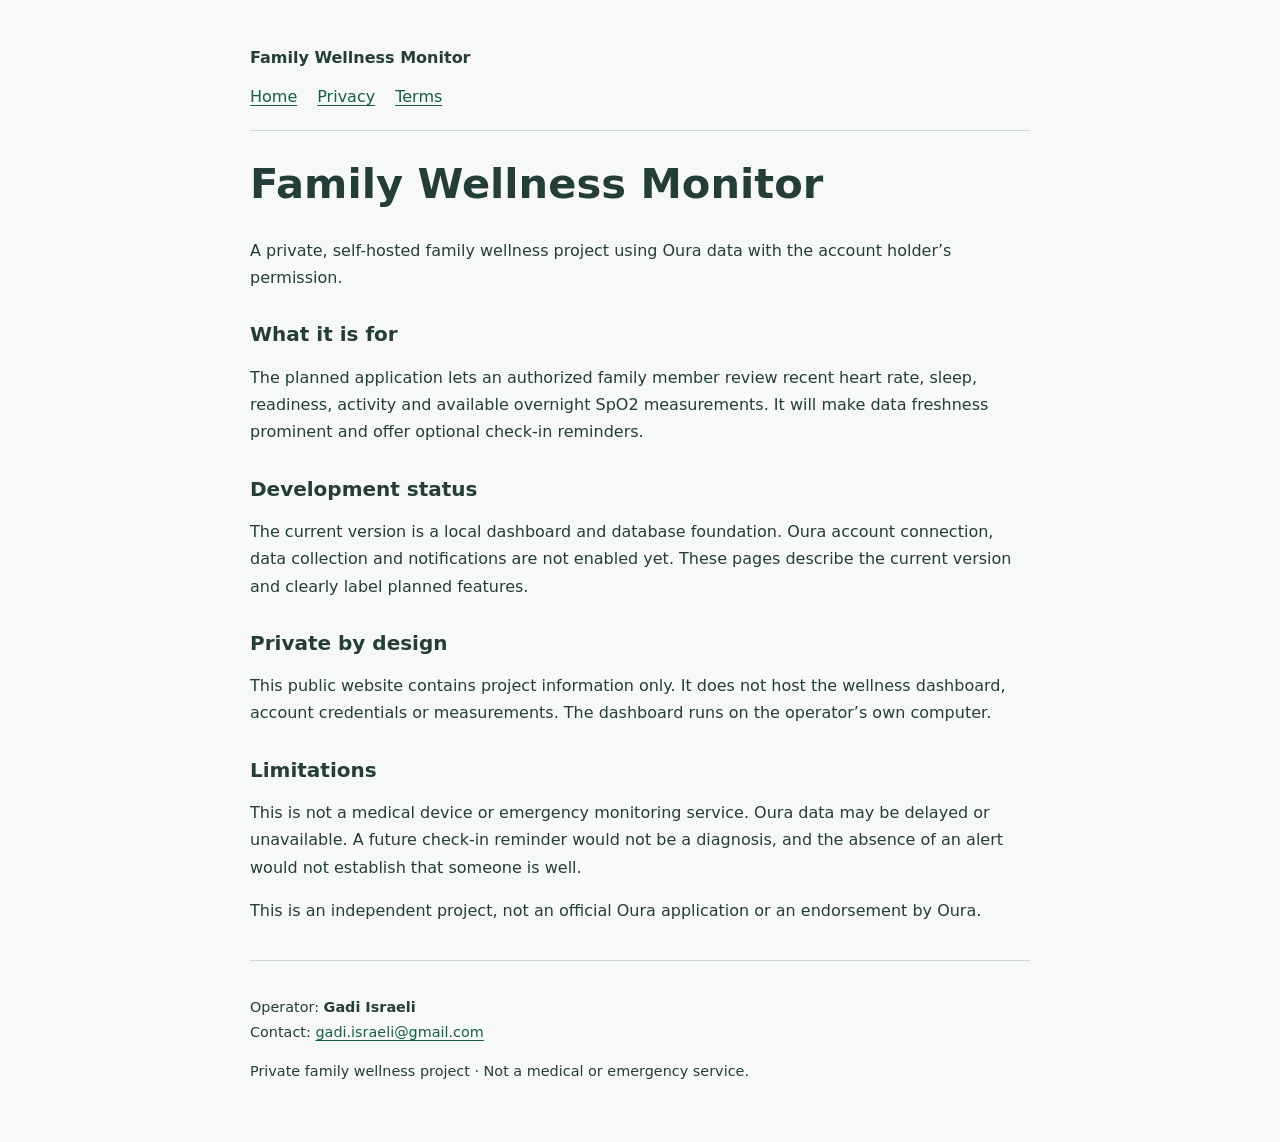
<file: index.html>
<!doctype html>
<html lang="en">
<head>
<meta charset="utf-8">
<meta name="viewport" content="width=device-width, initial-scale=1">
<title>Family Wellness Monitor · Family Wellness Monitor</title>
<link rel="stylesheet" href="style.css">
</head>
<body>
<header><strong>Family Wellness Monitor</strong><nav aria-label="Main navigation"><a href="index.html">Home</a><a href="privacy.html">Privacy</a><a href="terms.html">Terms</a></nav></header>
<main><h1>Family Wellness Monitor</h1>
<p>A private, self-hosted family wellness project using Oura data with the account holder’s permission.</p>
<h2>What it is for</h2>
<p>The planned application lets an authorized family member review recent heart rate, sleep, readiness, activity and available overnight SpO2 measurements. It will make data freshness prominent and offer optional check-in reminders.</p>
<h2>Development status</h2>
<p>The current version is a local dashboard and database foundation. Oura account connection, data collection and notifications are not enabled yet. These pages describe the current version and clearly label planned features.</p>
<h2>Private by design</h2>
<p>This public website contains project information only. It does not host the wellness dashboard, account credentials or measurements. The dashboard runs on the operator’s own computer.</p>
<h2>Limitations</h2>
<p>This is not a medical device or emergency monitoring service. Oura data may be delayed or unavailable. A future check-in reminder would not be a diagnosis, and the absence of an alert would not establish that someone is well.</p>
<p>This is an independent project, not an official Oura application or an endorsement by Oura.</p></main>
<footer><p>Operator: <strong>Gadi Israeli</strong><br>Contact: <a href="mailto:gadi.israeli@gmail.com">gadi.israeli@gmail.com</a></p><p>Private family wellness project · Not a medical or emergency service.</p></footer>
</body>
</html>
</file>
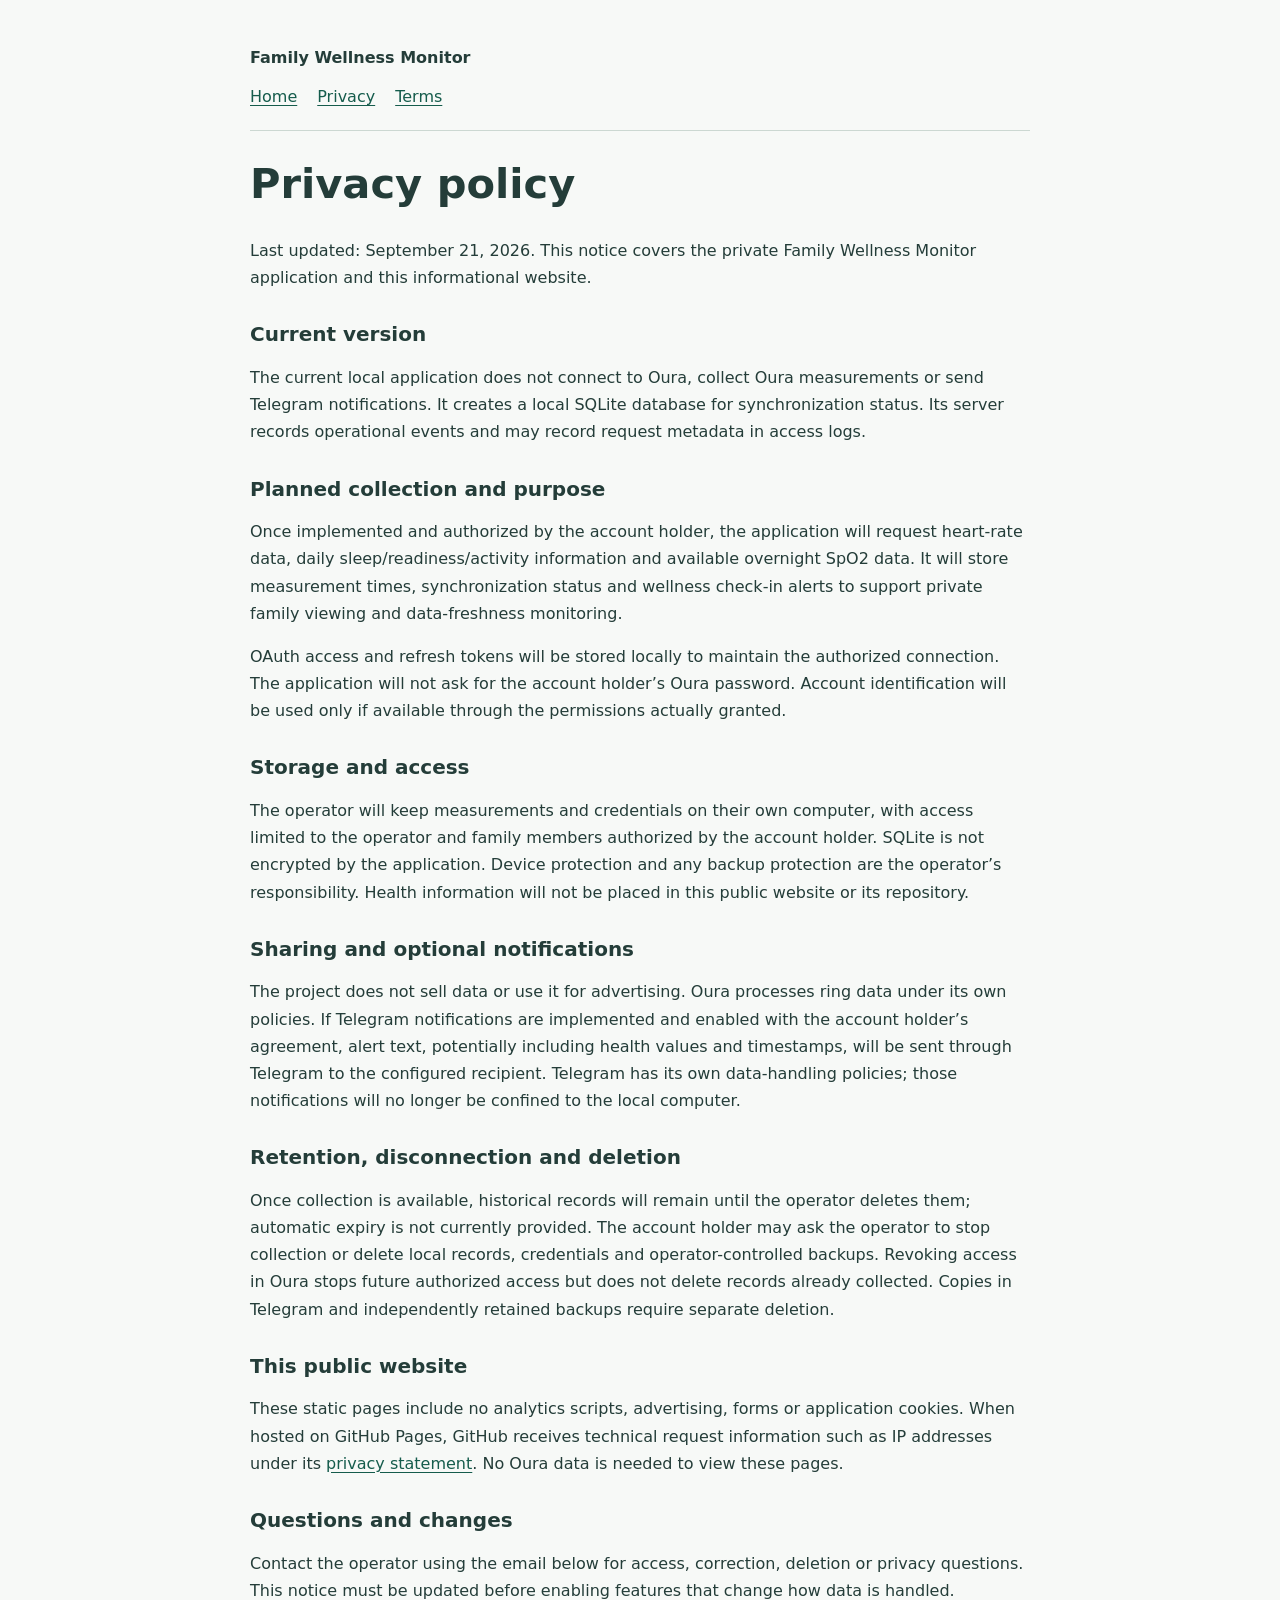
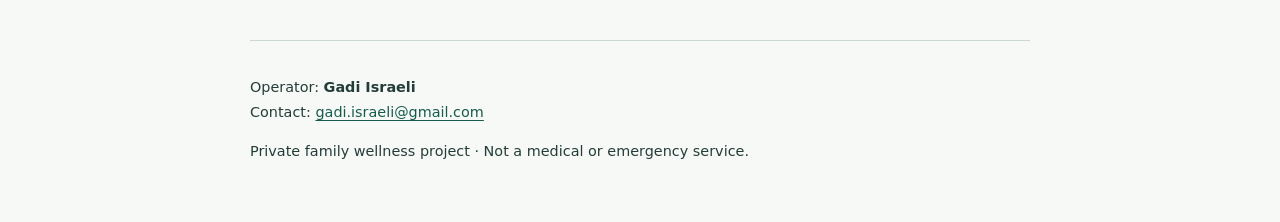
<file: privacy.html>
<!doctype html>
<html lang="en">
<head>
<meta charset="utf-8">
<meta name="viewport" content="width=device-width, initial-scale=1">
<title>Privacy policy · Family Wellness Monitor</title>
<link rel="stylesheet" href="style.css">
</head>
<body>
<header><strong>Family Wellness Monitor</strong><nav aria-label="Main navigation"><a href="index.html">Home</a><a href="privacy.html">Privacy</a><a href="terms.html">Terms</a></nav></header>
<main><h1>Privacy policy</h1>
<p>Last updated: September 21, 2026. This notice covers the private Family Wellness Monitor application and this informational website.</p>
<h2>Current version</h2>
<p>The current local application does not connect to Oura, collect Oura measurements or send Telegram notifications. It creates a local SQLite database for synchronization status. Its server records operational events and may record request metadata in access logs.</p>
<h2>Planned collection and purpose</h2>
<p>Once implemented and authorized by the account holder, the application will request heart-rate data, daily sleep/readiness/activity information and available overnight SpO2 data. It will store measurement times, synchronization status and wellness check-in alerts to support private family viewing and data-freshness monitoring.</p>
<p>OAuth access and refresh tokens will be stored locally to maintain the authorized connection. The application will not ask for the account holder’s Oura password. Account identification will be used only if available through the permissions actually granted.</p>
<h2>Storage and access</h2>
<p>The operator will keep measurements and credentials on their own computer, with access limited to the operator and family members authorized by the account holder. SQLite is not encrypted by the application. Device protection and any backup protection are the operator’s responsibility. Health information will not be placed in this public website or its repository.</p>
<h2>Sharing and optional notifications</h2>
<p>The project does not sell data or use it for advertising. Oura processes ring data under its own policies. If Telegram notifications are implemented and enabled with the account holder’s agreement, alert text, potentially including health values and timestamps, will be sent through Telegram to the configured recipient. Telegram has its own data-handling policies; those notifications will no longer be confined to the local computer.</p>
<h2>Retention, disconnection and deletion</h2>
<p>Once collection is available, historical records will remain until the operator deletes them; automatic expiry is not currently provided. The account holder may ask the operator to stop collection or delete local records, credentials and operator-controlled backups. Revoking access in Oura stops future authorized access but does not delete records already collected. Copies in Telegram and independently retained backups require separate deletion.</p>
<h2>This public website</h2>
<p>These static pages include no analytics scripts, advertising, forms or application cookies. When hosted on GitHub Pages, GitHub receives technical request information such as IP addresses under its <a href="https://docs.github.com/en/site-policy/privacy-policies/github-general-privacy-statement">privacy statement</a>. No Oura data is needed to view these pages.</p>
<h2>Questions and changes</h2>
<p>Contact the operator using the email below for access, correction, deletion or privacy questions. This notice must be updated before enabling features that change how data is handled.</p></main>
<footer><p>Operator: <strong>Gadi Israeli</strong><br>Contact: <a href="mailto:gadi.israeli@gmail.com">gadi.israeli@gmail.com</a></p><p>Private family wellness project · Not a medical or emergency service.</p></footer>
</body>
</html>
</file>
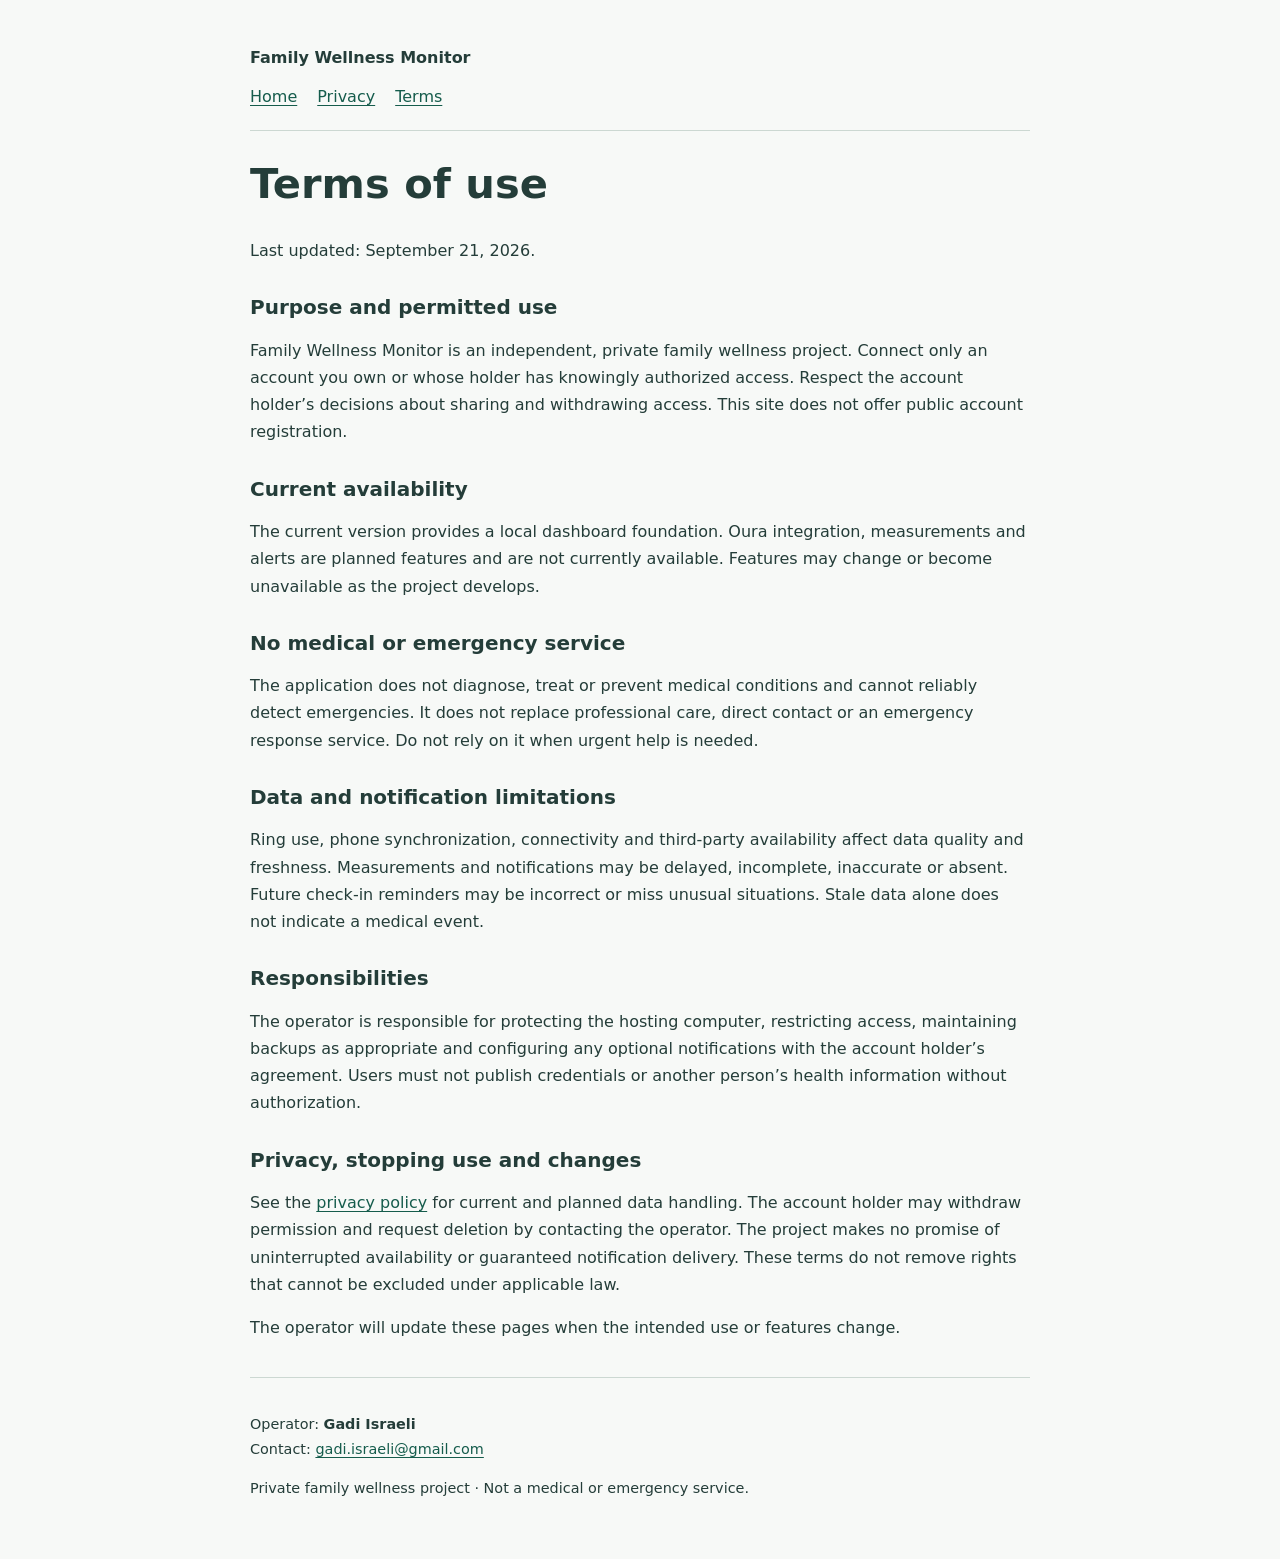
<file: terms.html>
<!doctype html>
<html lang="en">
<head>
<meta charset="utf-8">
<meta name="viewport" content="width=device-width, initial-scale=1">
<title>Terms of use · Family Wellness Monitor</title>
<link rel="stylesheet" href="style.css">
</head>
<body>
<header><strong>Family Wellness Monitor</strong><nav aria-label="Main navigation"><a href="index.html">Home</a><a href="privacy.html">Privacy</a><a href="terms.html">Terms</a></nav></header>
<main><h1>Terms of use</h1>
<p>Last updated: September 21, 2026.</p>
<h2>Purpose and permitted use</h2>
<p>Family Wellness Monitor is an independent, private family wellness project. Connect only an account you own or whose holder has knowingly authorized access. Respect the account holder’s decisions about sharing and withdrawing access. This site does not offer public account registration.</p>
<h2>Current availability</h2>
<p>The current version provides a local dashboard foundation. Oura integration, measurements and alerts are planned features and are not currently available. Features may change or become unavailable as the project develops.</p>
<h2>No medical or emergency service</h2>
<p>The application does not diagnose, treat or prevent medical conditions and cannot reliably detect emergencies. It does not replace professional care, direct contact or an emergency response service. Do not rely on it when urgent help is needed.</p>
<h2>Data and notification limitations</h2>
<p>Ring use, phone synchronization, connectivity and third-party availability affect data quality and freshness. Measurements and notifications may be delayed, incomplete, inaccurate or absent. Future check-in reminders may be incorrect or miss unusual situations. Stale data alone does not indicate a medical event.</p>
<h2>Responsibilities</h2>
<p>The operator is responsible for protecting the hosting computer, restricting access, maintaining backups as appropriate and configuring any optional notifications with the account holder’s agreement. Users must not publish credentials or another person’s health information without authorization.</p>
<h2>Privacy, stopping use and changes</h2>
<p>See the <a href="privacy.html">privacy policy</a> for current and planned data handling. The account holder may withdraw permission and request deletion by contacting the operator. The project makes no promise of uninterrupted availability or guaranteed notification delivery. These terms do not remove rights that cannot be excluded under applicable law.</p>
<p>The operator will update these pages when the intended use or features change.</p></main>
<footer><p>Operator: <strong>Gadi Israeli</strong><br>Contact: <a href="mailto:gadi.israeli@gmail.com">gadi.israeli@gmail.com</a></p><p>Private family wellness project · Not a medical or emergency service.</p></footer>
</body>
</html>
</file>
<file: style.css>
body {
  margin: 0 auto;
  max-width: 780px;
  padding: 24px;
  font-family: system-ui, sans-serif;
  line-height: 1.7;
  color: #243d39;
  background: #f7f9f7;
}
header, footer { padding: 20px 0; }
header { border-bottom: 1px solid #ccd8d2; }
footer { border-top: 1px solid #ccd8d2; margin-top: 36px; font-size: .9rem; }
nav { display: flex; flex-wrap: wrap; gap: 20px; margin-top: 12px; }
a { color: #155c4c; text-underline-offset: 3px; }
h1 { line-height: 1.2; font-size: clamp(1.9rem, 6vw, 2.6rem); }
h2 { line-height: 1.3; margin-top: 30px; font-size: 1.25rem; }
</file>
